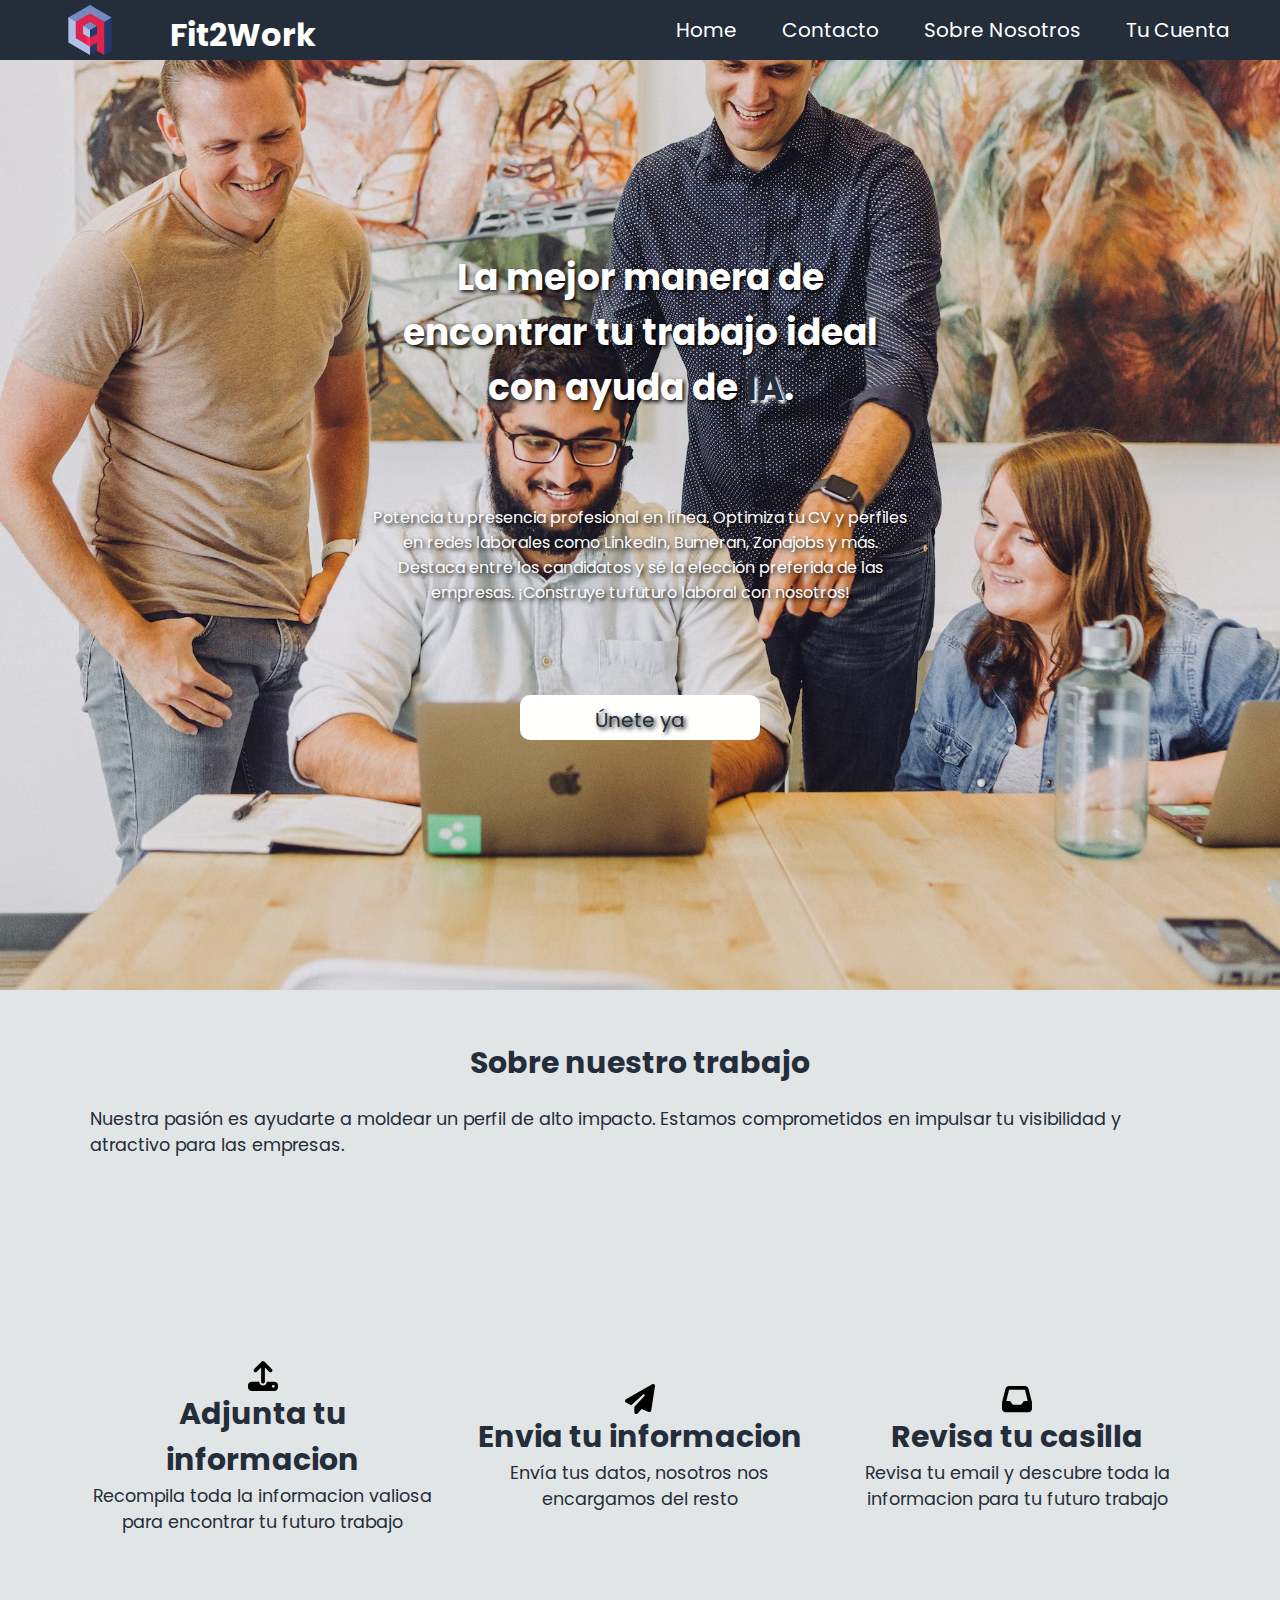
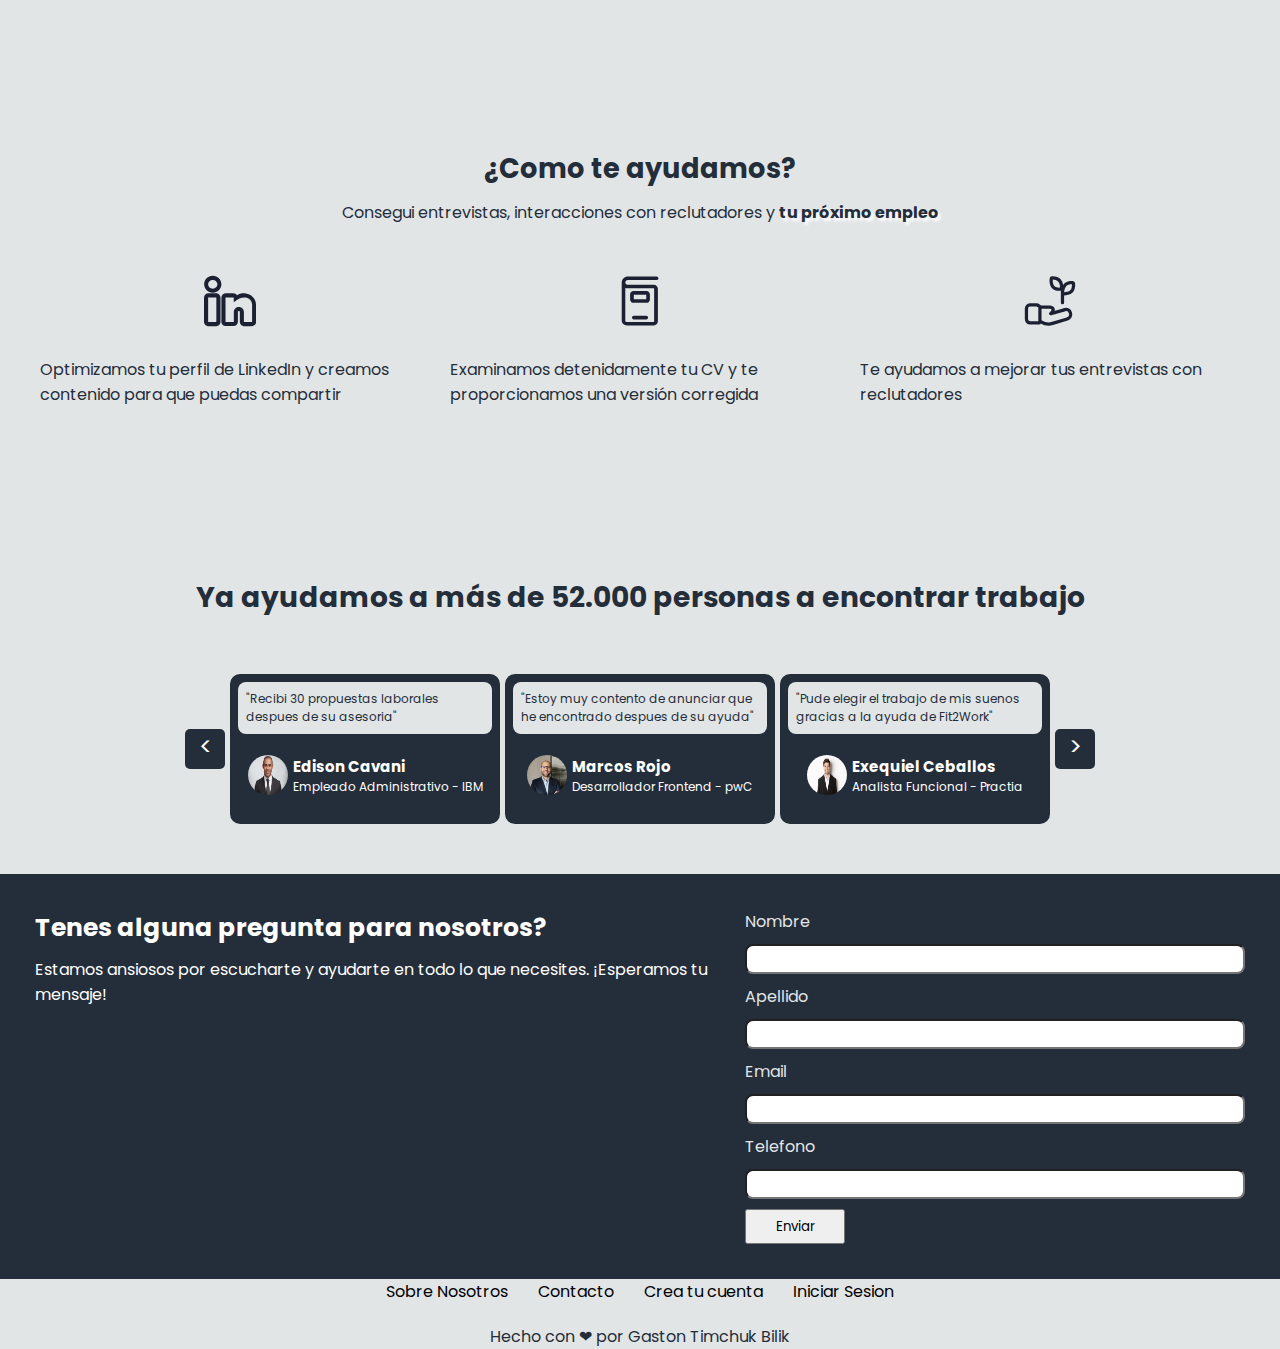
<file: index.html>
<!DOCTYPE html>
<html lang="en">
  <head>
    <meta charset="UTF-8" />
    <meta name="viewport" content="width=device-width, initial-scale=1.0" />
    <link rel="stylesheet" href="./assets/style.css" />
    <link
      rel="stylesheet"
      href="https://cdnjs.cloudflare.com/ajax/libs/font-awesome/6.4.2/css/all.min.css"
    />
    <link rel="preconnect" href="https://fonts.googleapis.com" />
    <link rel="preconnect" href="https://fonts.gstatic.com" crossorigin />
    <link rel="preconnect" href="https://fonts.googleapis.com" />
    <link rel="preconnect" href="https://fonts.gstatic.com" crossorigin />
    <link
      href="https://fonts.googleapis.com/css2?family=Poppins:ital,wght@0,400;0,900;1,900&display=swap"
      rel="stylesheet"
    />
    <link rel="stylesheet" href="./assets/mediaquerys.css" />
    <link
      rel="shortcut icon"
      href="./img/favicon-32x32.png"
      type="image/x-icon"
    />
    <title>Fit2Work - La plataforma para encontrar trabajo con IA</title>
  </head>
  <body>
    <!-- ---------------------------- HEADER Y NAV ----------------------------- -->
    <header>
      <div class="logo">
        <img src="./img/million-icon.svg" id="logo-page" alt="logo-page" />
        <h1>Fit2Work</h1>
      </div>
      <nav class="navbar">
        <label id="menu-rsp" class="menu-label" for="toggle-menu"
          ><i class="fa-solid fa-bars"></i
        ></label>
        <input type="checkbox" id="toggle-menu" />

        <ul class="nav-items">
          <li><a href="#home-hero">Home</a></li>
          <li><a href="#contact">Contacto</a></li>
          <li><a href="#about-us">Sobre Nosotros</a></li>
          <li><a href="/pages/sso.html">Tu Cuenta</a></li>
        </ul>
      </nav>
    </header>
    <main>
      <!-- --------------------------- PRIMERA SECCION --------------------------- -->
      <section id="home-hero" class="section_hero">
        <div id="hero">
          <h2>
            La mejor manera de encontrar tu trabajo ideal con ayuda de
            <span>IA</span>.
          </h2>
          <p>
            Potencia tu presencia profesional en línea. Optimiza tu CV y
            perfiles en redes laborales como LinkedIn, Bumeran, Zonajobs y más.
            Destaca entre los candidatos y sé la elección preferida de las
            empresas. ¡Construye tu futuro laboral con nosotros!
          </p>
          <a id="shopyfuner" class="vibrate-1" href="/pages/login.html"
            >Únete ya</a
          >
        </div>
      </section>

      <!-- --------------------------- SEGUNDA SECCION --------------------------- -->
      <section id="about-us" class="tercera-section">
        <div class="info-third">
          <h4>Sobre nuestro trabajo</h4>
          <p>
            Nuestra pasión es ayudarte a moldear un perfil de alto impacto.
            Estamos comprometidos en impulsar tu visibilidad y atractivo para
            las empresas.
          </p>
        </div>
        <div class="card__container">
          <div class="instruction one">
            <img id="upload_img" src="./img/upload-solid.svg" alt="" />
            <h4>Adjunta tu informacion</h4>
            <p>
              Recompila toda la informacion valiosa para encontrar tu futuro
              trabajo
            </p>
          </div>
          <div class="instruction two">
            <img id="send_img" src="./img/send.svg" alt="" />
            <h4>Envia tu informacion</h4>
            <p>Envía tus datos, nosotros nos encargamos del resto</p>
          </div>
          <div class="instruction three">
            <img id="email_snd" src="./img/email-send.svg" alt="" />
            <h4>Revisa tu casilla</h4>
            <p>
              Revisa tu email y descubre toda la informacion para tu futuro
              trabajo
            </p>
          </div>
        </div>
      </section>

      <!-- --------------------------- ULTIMA SECCION ---------------------------- -->
      <section class="features">
        <div class="container__features">
          <h3>¿Como te ayudamos?</h3>
          <p>
            Consegui entrevistas, interacciones con reclutadores y
            <span><b>tu próximo empleo</b></span>
          </p>
        </div>
        <div class="features__card">
          <div class="feature__linkedin">
            <img src="./img/linkedin.svg" alt="" />
            <p>
              Optimizamos tu perfil de LinkedIn y creamos contenido para que
              puedas compartir
            </p>
          </div>
          <div class="feature__cv">
            <img src="./img/book.svg" alt="" />
            <p>
              Examinamos detenidamente tu CV y te proporcionamos una versión
              corregida
            </p>
          </div>
          <div class="feature__entrevistas">
            <img src="./img/grow.svg" alt="" />
            <p>Te ayudamos a mejorar tus entrevistas con reclutadores</p>
          </div>
        </div>
      </section>
      <!-- --------------------------- CARDS SECCION --------------------------- -->
      <section id="about" class="second-section">
        <h3>Ya ayudamos a más de 52.000 personas a encontrar trabajo</h3>
        <div class="card-eco">
          <a id="flecha-izq" href="#"> < </a>
          <div class="card-ec one">
            <p class="card__coment">
              "Recibi 30 propuestas laborales despues de su asesoria"
            </p>
            <div class="info-employer">
              <img id="employeer_two" src="./img/empleado-2.avif" alt="" />
              <div class="info-employertwo">
                <h4>Edison Cavani</h4>
                <p>Empleado Administrativo - IBM</p>
              </div>
            </div>
          </div>

          <div class="card-ec two">
            <p class="card__coment">
              "Estoy muy contento de anunciar que he encontrado despues de su
              ayuda"
            </p>
            <div class="info-employer">
              <img id="employeer_three" src="./img/empleado-3.jpg" alt="" />
              <div class="info-employerthree">
                <h4>Marcos Rojo</h4>
                <p>Desarrollador Frontend - pwC</p>
              </div>
            </div>
          </div>

          <div class="card-ec three">
            <p class="card__coment">
              "Pude elegir el trabajo de mis suenos gracias a la ayuda de
              Fit2Work"
            </p>
            <div class="info-employer">
              <img id="employeer_one" src="./img/empleado-1.avif" alt="" />
              <div id="employer_inf">
                <h4>Exequiel Ceballos</h4>
                <p>Analista Funcional - Practia</p>
              </div>
            </div>
          </div>
          <a id="flecha-der" href="#"> > </a>
        </div>
      </section>

      <!-- --------------------------- CONTACT SECCION ---------------------------- -->
      <section id="contact" class="cuarta-seccion">
        <div class="contact__info">
          <h5>Tenes alguna pregunta para nosotros?</h5>
          <p>
            Estamos ansiosos por escucharte y ayudarte en todo lo que necesites.
            ¡Esperamos tu mensaje!
          </p>
        </div>
        <form class="contact-form" action="">
          <label for="name">Nombre</label>
          <input id="name" type="text" />
          <label for="surname">Apellido</label>
          <input id="surname" type="text" />
          <label for="email">Email</label>
          <input id="email" type="email" />
          <label for="phone">Telefono</label>
          <input id="phone" type="tel" />
          <button>Enviar</button>
        </form>
      </section>
    </main>

    <!-- --------------------------- FOOTER SECTION ---------------------------- -->
    <footer class="footer">
      <ul class="links">
        <li class="links__items"><a href="#about-us">Sobre Nosotros</a></li>
        <li class="links__items"><a href="#contact">Contacto</a></li>
        <li class="links__items">
          <a href="/pages/login.html">Crea tu cuenta</a>
        </li>
        <li class="links__items">
          <a href="./pages/sso.html">Iniciar Sesion</a>
        </li>
      </ul>
      <p>Hecho con ❤ por Gaston Timchuk Bilik</p>
    </footer>
  </body>
</html>
</file>
<file: assets/style.css>
/* -------------------------- CONFIGURACION INICIAL ------------------------- */

* {
  margin: 0;
  padding: 0;
  box-sizing: border-box;
  font-family: "Poppins", sans-serif;
}

/* --------------------- CONFIGURACION DEL DOCUMENTO CSS -------------------- */

/* ------------------------------ VARIABLES CSS ----------------------------- */

:root {
  --colorPrincipal: #242d3a;
  --colorTitulo: #fffffe;
  --colorSubtitulo: #e2e5e6;
}

/* ------------------------------ DEGRADE DE IA ----------------------------- */

span {
  color: rgb(36, 45, 58);
  text-shadow: 3px 3px 3px #fff;
}
/* ------------------------------ HEADER / NAV ------------------------------ */

header {
  background-color: var(--colorPrincipal);
  display: flex;
  justify-content: space-between;
  width: 100%;
  padding: 40px;
  height: 60px;
  position: fixed;
  margin-top: -20px;
}

#menu-rspgi,
#toggle-menu {
  display: none;
}

.logo {
  display: flex;
  gap: 35px;
  padding: 10px;
}

.navbar {
  display: flex;
  justify-content: center;
  align-items: center;
  padding: 10px;
}

header h1 {
  display: flex;
  justify-content: center;
  align-items: center;
  padding: 5px;
}

.nav-items {
  display: flex;
  gap: 45px;
  list-style: none;
}

.nav-items a {
  text-decoration: none;
  color: #ffffff;
  font-size: 20px;
}

.nav-items a:hover {
  color: #c23530;
}

#logo-page {
  width: 80px;
  height: 50px;
  align-self: center;
  justify-content: center;
  display: flex;
}

#menu-rsp {
  display: none;
}

/* ---------------------------------- BODY ---------------------------------- */
body {
  background-color: var(--colorSubtitulo);
  color: var(--colorTitulo);
}

/* ------------------------------ SECTION HERO ------------------------------ */

.section_hero {
  display: flex;
  justify-content: center;
  padding: 100px;
  background-color: var(--colorPrincipal);
  gap: 100px;
  align-items: center;
  max-width: 100%;
  margin: 0 auto;
  background-image: url(/1.avif);
  background-size: cover;
  background-repeat: no-repeat;
  background-position: center;
}

.container-hero {
  display: flex;
  flex-direction: column;
  justify-content: center;
  color: var(--colorTitulo);
  font-size: 17px;
  text-align: center;
  align-items: center;
  background-color: var(--colorPrincipal);
  border-radius: 10px;
}
.hero-card {
  display: flex;
  justify-content: center;
  align-items: center;
  flex-direction: column;
  padding: 10px;
  color: var(--colorVioleta);
  gap: 40px;
  max-width: 88%;
  border-radius: 10px;
}

#hero {
  display: flex;
  flex-direction: column;
  justify-content: center;
  align-items: center;
  max-width: 50%;
  font-size: 1.5rem;
  gap: 90px;
  color: #fff;
  text-shadow: 2px 2px 4px rgba(0, 0, 0, 1);
  margin: 150px;
  text-align: center;
}

#hero h1 {
  font-weight: 900;
}

#hero p {
  font-size: 1rem;
}

#card-logo {
  width: 300px;
}
.card-back {
  background-color: var(--colorPrincipal);
  display: flex;
  flex-direction: column;
  justify-content: center;
  align-items: center;
  gap: 12px;
  color: var(--colorPrincipal);
  background-color: #b8c1ec;
}

#shopyfuner {
  background-color: var(--colorTitulo);
  text-decoration: none;
  width: 240px;
  border-radius: 10px;
  text-align: center;
  height: 45px;
  color: var(--colorPrincipal);
  font-size: 20px;
  padding: 10px;
}

#shopyfuner:hover {
  color: red;
}

/* ----------------------------- CARDS IMG SECTION ---------------------------- */

.second-section {
  display: flex;
  flex-direction: column;
  justify-content: center;
  align-items: center;
  padding: 50px;
  font-size: 1.5rem;
  color: var(--colorPrincipal);
  gap: 55px;
  max-width: 1200px;
  margin: 0 auto;
}

.card-eco {
  display: flex;
  justify-content: center;
  align-items: center;
  gap: 5px;
}

.card-ec {
  display: flex;
  flex-direction: column;
  justify-content: center;

  border: 8px solid var(--colorPrincipal);
  border-radius: 10px;
  height: 150px;
  width: 30vh;
  color: var(--colorSubtitulo);
}

.info-employer {
  color: var(--colorTitulo);
  height: 400px;
  display: flex;
  justify-content: center;
  align-items: center;
  gap: 5px;
}

.card-ec h4 {
  font-size: 15px;
}

.card-ec p {
  font-size: 12px;
}

.card-ec.one,
.card-ec.two,
.card-ec.three {
  background-color: var(--colorPrincipal);
}

#flecha-izq,
#flecha-der {
  background-color: var(--colorPrincipal);
  color: var(--colorTitulo);
  text-decoration: none;
  border-radius: 5px;
  width: 40px;
  height: 40px;
  text-align: center;
}

#employeer_one,
#employeer_two,
#employeer_three {
  width: 40px;
  height: 40px;
  border-radius: 40px;
}

.card__coment {
  background-color: var(--colorSubtitulo);
  color: var(--colorPrincipal);
  border-radius: 8px;
  padding: 8px;
}

/* ----------------------------- TERCERA SECCION ---------------------------- */

.tercera-section {
  display: flex;
  flex-direction: column;
  justify-content: center;
  align-items: center;
  color: var(--colorPrincipal);
  padding: 50px;
  margin: auto;
  max-width: 1200px;
  gap: 90px;
}

.info-third {
  display: flex;
  flex-direction: column;
  gap: 20px;
  justify-content: center;
  align-items: center;
}

.tercera-section h4 {
  font-size: 30px;
}

.tercera-section p {
  font-size: 1.1rem;
}

.card__container {
  display: flex;
  justify-content: center;
  align-items: center;
  max-width: 1200px;
  height: 400px;
  gap: 32px;
}

.instruction {
  display: flex;
  flex-direction: column;
  justify-content: center;
  align-items: center;
  text-align: center;
  width: 50%;
  height: 50%;
}

#upload_img,
#send_img,
#email_snd {
  width: 30px;
}
/* ----------------------------- CUARTA SECCION ----------------------------- */

.contact-form {
  display: flex;
  flex-direction: column;
  gap: 10px;
  color: var(--colorSubtitulo);
}

.cuarta-seccion {
  display: flex;
  justify-content: space-around;
  padding: 35px;
  background-color: var(--colorPrincipal);
  margin: 0 auto;
  max-width: 100%;
}

.contact-form input {
  width: 500px;
  height: 30px;
  border-radius: 8px;
}

.cuarta-seccion h5 {
  font-size: 25px;
}

.contact-form button {
  width: 100px;
  height: 35px;
}

.contact__info {
  display: flex;
  flex-direction: column;
  gap: 10px;
}

/* ----------------------------- ULTIMA SECCION ----------------------------- */

.features {
  display: flex;
  flex-direction: column;
  max-width: 1200px;
  margin: auto;
  justify-content: center;
  align-items: center;
  gap: 50px;
  padding-top: 50px;
  padding-bottom: 120px;
}

.container__features {
  display: flex;
  flex-direction: column;
  justify-content: center;
  align-items: center;
  color: var(--colorPrincipal);
  gap: 10px;
}

.features__card {
  display: flex;
  justify-content: center;
  align-items: center;
  gap: 30px;
}

.feature__cv,
.feature__entrevistas,
.feature__linkedin {
  display: flex;
  flex-direction: column;
  justify-content: center;
  align-items: center;
  color: #242d3a;
  gap: 30px;
  font-size: 1rem;
  width: 70%;
}

.container__features h3 {
  font-size: 1.7rem;
}

/* --------------------------------- FOOTER --------------------------------- */

footer {
  color: var(--colorSecundario);
  background-color: var(--colorSecundario);
  display: flex;
  flex-direction: column;
  justify-content: center;
  align-items: center;
  color: var(--colorPrincipal);
}

.links {
  display: flex;
  gap: 30px;
  height: 45px;
}

.links__items a {
  text-decoration: none;
  color: black;
}

.links__items a:hover {
  color: white;
}

.links__items {
  list-style: none;
}
</file>
<file: assets/mediaquerys.css>
/* ------------------------- RESOLUCION PARA TABLETS (IPAD MINI)------------------------ */

@media (max-width: 897px) {
  #menu-rsp {
    display: flex;
    order: 2;
  }

  #toggle-menu:checked + .nav-items {
    display: flex;
  }

  .logo {
    width: 500px;
    display: flex;
    justify-content: space-between;
    align-items: center;
  }

  .logo h1 {
    margin-top: 15px;
    padding: 30px;
    text-align: center;
  }

  .nav-items {
    position: absolute;
    top: 80px;
    width: 90%;
    left: 50%;
    right: 80%;
    flex-direction: column;
    background-color: white;
    border: 2px solid #242d3a;
    border-radius: 0 0 15px 15px;
    display: none;
    padding: 5px;
  }

  .nav-items a {
    color: #242d3a;
  }

  .section_hero {
    padding: 0;
  }

  .card-ec.three {
    display: none;
  }

  .card-ec.two {
    display: none;
  }

  .cuarta-seccion {
    flex-direction: column;
    gap: 30px;
    padding: 20px;
  }

  #contact {
    flex-direction: column;
  }

  .contact-form input {
    width: 650px;
    height: 20px;
    border-radius: 8px;
  }

  .features {
    max-width: 700px;
  }

  .instruction {
    width: 200px;
  }
  .container__features {
    gap: 20px;
  }

  .card__container {
    width: auto;
  }

  .one {
    height: 20vh;
  }
  .info-employer {
    color: white;
    height: 150px;
  }

  #flecha-der,
  #flecha-izq {
    display: none;
  }
}

/* ------------------------ RESOLUCION PARA CELULARES (iPhone 11) ----------------------- */

@media (max-width: 687px) {
  .contact__info {
    display: flex;
    flex-direction: column;
    gap: 20px;
  }

  .contact-form input {
    width: 350px;
    height: 40px;
    gap: 30px;
    border-radius: 8px;
  }

  #menu-rsp {
    display: flex;
    order: 2;
  }

  #toggle-menu:checked + .nav-items {
    display: flex;
  }

  .nav-items {
    top: 78px;
    width: 90%;
    left: 50%;
    right: 50%;
    padding: 10px;
    border: 1px solid #242d3a;
  }
  .second-section h3 {
    font-size: 1.5rem;
  }

  #about {
    padding: 50px;
    margin-top: 50px;
    margin-bottom: -25px;
  }

  #hero h2 {
    width: 320px;
    font-size: 2rem;
  }

  #hero p {
    width: 320px;
  }

  #about-us p {
    width: 320px;
  }

  .section_hero {
    font-size: 18px;
    width: 100%;
  }

  #hero p {
    font-size: 0.9rem;
  }

  #shopyfuner {
    width: 240px;
    height: 45px;
    font-size: 18px;
  }

  footer {
    font-size: 12px;
    display: flex;
  }

  .instruction {
    width: 10px;
  }

  .instruction h4 {
    font-size: 20px;
    width: 320px;
  }

  .instruction p {
    font-size: 15px;
    flex-wrap: wrap;
  }

  .info-employertwo p {
    font-size: 15px;
  }

  .info-employertwo h4 {
    font-size: 20px;
  }

  .card__coment i {
    font-size: 15px;
  }

  .contact-form input {
    width: 305px;
  }

  #logo-page {
    height: 50px;
  }

  .card-eco {
    gap: 2.5px;
  }

  .card__container {
    width: fit-content;
  }

  .instruction p {
    width: 20px;
  }

  .info-third {
    text-align: center;
  }

  .logo {
    margin: 0;
    text-align: center;
    width: 30%;
  }

  .logo h1 {
    margin: 0px;
    text-align: center;
    padding: 10px;
  }

  .card-eco {
    margin-bottom: 70px;
  }

  .features__card {
    flex-direction: column;
  }

  .container__features {
    text-align: center;
  }

  .one {
    height: 20vh;
  }

  .info-employer {
    color: white;
    height: 150px;
    width: 200px;
  }

  .container__features p {
    font-size: 1rem;
  }

  .card__container {
    padding-top: 100px;
    flex-direction: column;
  }

  .features {
    padding-top: 200px;
    padding-bottom: 30px;
  }

  .feature__cv p,
  .feature__entrevistas p,
  .feature__linkedin p {
    font-size: 0.9rem;
  }
}
</file>
